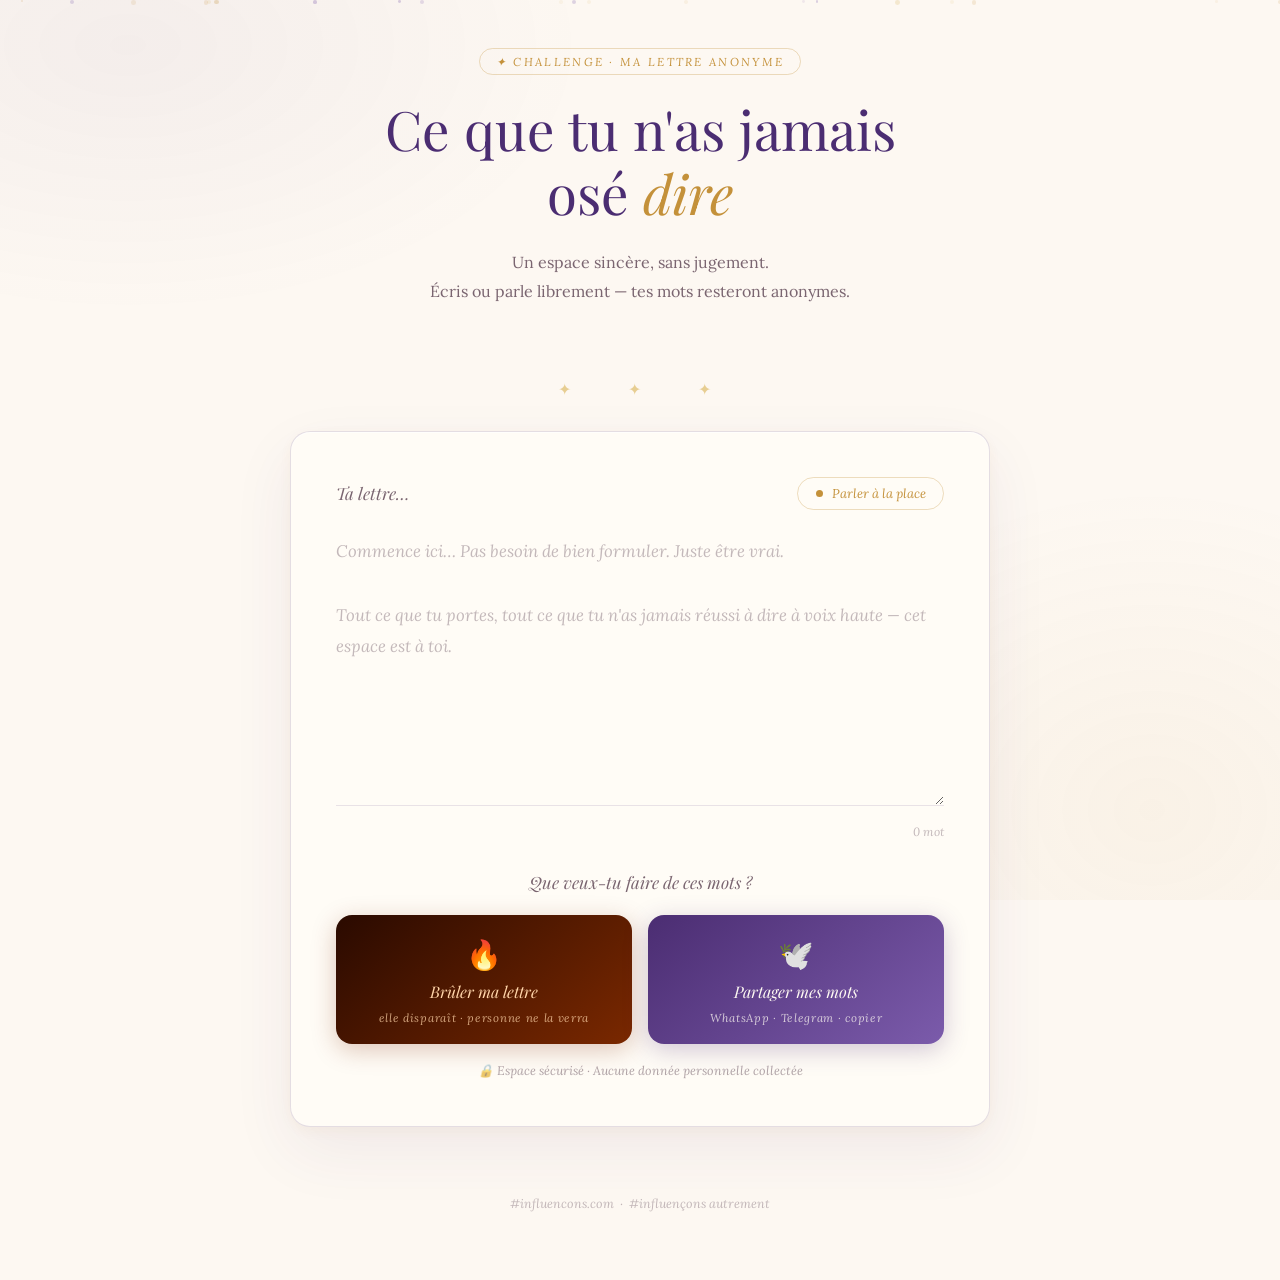
<file: index.html>
<!DOCTYPE html>
<html lang="fr">
<head>
  <meta charset="UTF-8">
  <meta name="viewport" content="width=device-width, initial-scale=1.0">
  <title>Ma Lettre Anonyme — Influencons</title>
  <link rel="preconnect" href="https://fonts.googleapis.com">
  <link href="https://fonts.googleapis.com/css2?family=Playfair+Display:ital,wght@0,400;0,600;1,400&family=Lora:ital,wght@0,400;0,500;1,400&display=swap" rel="stylesheet">
  <style>
    *, *::before, *::after { box-sizing: border-box; margin: 0; padding: 0; }

    :root {
      --cream: #FDF8F2;
      --ink: #1E1010;
      --purple: #4B2D72;
      --purple-light: #7B5BAB;
      --gold: #C4913A;
      --gold-light: #E2C37A;
      --gold-pale: rgba(196,145,58,0.10);
      --paper: #FFFCF6;
      --border: rgba(75,45,114,0.15);
      --muted: #7A6570;
    }

    body {
      font-family: 'Lora', Georgia, serif;
      background: var(--cream);
      color: var(--ink);
      min-height: 100vh;
      display: flex;
      flex-direction: column;
      align-items: center;
      padding: 3rem 1.5rem 4rem;
      position: relative;
      overflow-x: hidden;
    }

    body::before {
      content: '';
      position: fixed;
      inset: 0;
      background:
        radial-gradient(ellipse 60% 50% at 10% 5%, rgba(75,45,114,0.05) 0%, transparent 60%),
        radial-gradient(ellipse 50% 60% at 90% 90%, rgba(196,145,58,0.06) 0%, transparent 60%);
      pointer-events: none;
      z-index: 0;
    }

    /* Particles */
    .particles { position: fixed; inset: 0; pointer-events: none; z-index: 0; overflow: hidden; }
    .particle {
      position: absolute;
      border-radius: 50%;
      animation: drift linear infinite;
    }
    @keyframes drift {
      0%   { transform: translateY(100vh) scale(0); opacity: 0; }
      5%   { opacity: 0.3; }
      95%  { opacity: 0.08; }
      100% { transform: translateY(-10vh) scale(1); opacity: 0; }
    }

    /* Logo */
    .logo-wrap { position: relative; z-index: 1; margin-bottom: 3rem; text-align: center; }
    .logo-img { height: 110px; width: auto; filter: drop-shadow(0 4px 12px rgba(75,45,114,0.15)); }

    /* Header */
    .header {
      position: relative; z-index: 1;
      text-align: center; max-width: 620px; margin-bottom: 2.5rem;
      animation: fadeSlide 0.8s ease both;
    }
    @keyframes fadeSlide {
      from { opacity: 0; transform: translateY(18px); }
      to   { opacity: 1; transform: translateY(0); }
    }
    .challenge-badge {
      display: inline-block;
      font-size: 0.72rem; letter-spacing: 0.2em; text-transform: uppercase;
      color: var(--gold);
      border: 1px solid rgba(196,145,58,0.3);
      border-radius: 100px; padding: 0.3rem 1rem; margin-bottom: 1.4rem;
      font-style: italic;
    }
    h1 {
      font-family: 'Playfair Display', serif;
      font-size: clamp(2rem, 5.5vw, 3.4rem);
      font-weight: 400; line-height: 1.18;
      color: var(--purple); margin-bottom: 1.4rem;
    }
    h1 em { font-style: italic; color: var(--gold); }
    .subtitle {
      font-size: 1rem; line-height: 1.85;
      color: var(--muted); max-width: 480px; margin: 0 auto;
    }

    /* Ornament */
    .ornament {
      position: relative; z-index: 1;
      text-align: center; color: var(--gold-light);
      font-size: 1rem; letter-spacing: 0.7em;
      margin: 2rem 0; opacity: 0.8;
    }

    /* Card */
    .card {
      position: relative; z-index: 1;
      background: var(--paper);
      border: 1px solid var(--border);
      border-radius: 20px; padding: 2.8rem;
      width: 100%; max-width: 700px;
      box-shadow: 0 24px 64px rgba(75,45,114,0.07), 0 4px 16px rgba(196,145,58,0.06), inset 0 1px 0 rgba(255,255,255,0.7);
      animation: fadeSlide 0.8s 0.2s ease both;
    }

    .card-top {
      display: flex; align-items: center;
      justify-content: space-between;
      margin-bottom: 1.6rem; flex-wrap: wrap; gap: 0.75rem;
    }
    .card-label {
      font-family: 'Playfair Display', serif;
      font-style: italic; font-size: 1.05rem; color: var(--muted);
    }

    /* Voice button */
    .voice-btn {
      display: flex; align-items: center; gap: 0.55rem;
      background: none; border: 1px solid rgba(196,145,58,0.3);
      border-radius: 100px; padding: 0.45rem 1.1rem;
      font-family: 'Lora', serif; font-size: 0.8rem;
      font-style: italic; color: var(--gold); cursor: pointer;
      transition: all 0.25s ease;
    }
    .voice-btn:hover { background: var(--gold-pale); border-color: var(--gold); }
    .voice-btn.on {
      background: var(--gold-pale); border-color: var(--gold);
      animation: ripple 1.8s ease infinite;
    }
    @keyframes ripple {
      0%,100% { box-shadow: 0 0 0 0 rgba(196,145,58,0.25); }
      50%      { box-shadow: 0 0 0 5px rgba(196,145,58,0.05); }
    }
    .voice-dot { width: 7px; height: 7px; border-radius: 50%; background: var(--gold); }
    .voice-btn.on .voice-dot { animation: blink 1s ease infinite; }
    @keyframes blink {
      0%,100% { transform: scale(1); opacity: 1; }
      50%      { transform: scale(1.6); opacity: 0.4; }
    }

    /* Textarea */
    textarea {
      width: 100%; min-height: 270px;
      font-family: 'Lora', serif; font-size: 1.05rem;
      line-height: 1.95; color: var(--ink);
      background: transparent; border: none; outline: none;
      resize: vertical;
      border-bottom: 1px solid rgba(75,45,114,0.12);
      padding-bottom: 1rem; transition: border-color 0.3s;
    }
    textarea:focus { border-bottom-color: var(--purple-light); }
    textarea::placeholder { color: rgba(122,101,112,0.45); font-style: italic; line-height: 1.9; }

    .word-count { font-size: 0.75rem; color: rgba(122,101,112,0.45); font-style: italic; margin-top: 0.9rem; text-align: right; }

    /* Choice section */
    .choice-section { margin-top: 2rem; }
    .choice-label {
      text-align: center; font-family: 'Playfair Display', serif;
      font-style: italic; font-size: 1.05rem;
      color: var(--muted); margin-bottom: 1.4rem; display: block;
    }
    .choice-btns {
      display: grid; grid-template-columns: 1fr 1fr; gap: 1rem;
    }
    @media (max-width: 460px) { .choice-btns { grid-template-columns: 1fr; } }

    .choice-btn {
      border: none; border-radius: 16px; padding: 1.1rem 1rem;
      font-family: 'Playfair Display', serif;
      font-size: 1rem; font-style: italic;
      cursor: pointer; transition: all 0.3s ease;
      position: relative; overflow: hidden;
      display: flex; flex-direction: column;
      align-items: center; gap: 0.45rem; line-height: 1.4;
    }
    .choice-btn:disabled { opacity: 0.55; cursor: not-allowed; }
    .choice-btn .btn-emoji { font-size: 1.8rem; font-style: normal; }
    .choice-btn .btn-sub {
      font-size: 0.72rem; letter-spacing: 0.06em;
      font-family: 'Lora', serif; opacity: 0.75;
    }

    .btn-burn {
      background: linear-gradient(140deg, #2a0a00 0%, #7a2800 100%);
      color: #ffd4a8;
      box-shadow: 0 6px 24px rgba(122,40,0,0.25);
    }
    .btn-burn:hover:not(:disabled) {
      transform: translateY(-2px);
      box-shadow: 0 12px 32px rgba(200,70,0,0.35);
    }
    .btn-share {
      background: linear-gradient(140deg, #4B2D72 0%, #7B5BAB 100%);
      color: #FDF8F2;
      box-shadow: 0 6px 24px rgba(75,45,114,0.25);
    }
    .btn-share:hover:not(:disabled) {
      transform: translateY(-2px);
      box-shadow: 0 12px 32px rgba(75,45,114,0.35);
    }

    /* Share panel */
    .share-panel {
      margin-top: 1.2rem; padding: 1.2rem 1.5rem;
      background: rgba(75,45,114,0.04);
      border: 1px solid var(--border);
      border-radius: 14px;
      display: none; gap: 0.75rem;
      flex-wrap: wrap; justify-content: center;
    }
    .share-panel.open { display: flex; }
    .share-link {
      display: inline-flex; align-items: center; gap: 0.4rem;
      padding: 0.5rem 1.1rem; border-radius: 100px;
      font-family: 'Lora', serif; font-size: 0.82rem;
      font-style: italic; cursor: pointer; text-decoration: none;
      border: 1px solid var(--border); color: var(--ink);
      background: var(--paper); transition: all 0.2s;
    }
    .share-link:hover { border-color: var(--purple-light); color: var(--purple); background: rgba(75,45,114,0.05); }

    /* Send button (kept for compat but hidden) */
    .send-btn { display: none; }

    /* Burn overlay */
    .burn-overlay {
      position: fixed; inset: 0;
      background: rgba(6, 2, 0, 0.92);
      backdrop-filter: blur(8px); -webkit-backdrop-filter: blur(8px);
      display: flex; align-items: center; justify-content: center;
      z-index: 300; padding: 1.5rem;
      opacity: 0; visibility: hidden;
      transition: opacity 0.5s ease, visibility 0.5s ease;
    }
    .burn-overlay.show { opacity: 1; visibility: visible; }
    .burn-box {
      text-align: center; max-width: 440px; width: 100%;
      display: flex; flex-direction: column; align-items: center;
    }

    /* Message burn */
    .burn-after {
      opacity: 0; transition: opacity 1.2s ease;
      text-align: center;
    }
    .burn-after.visible { opacity: 1; }
    .burn-ember {
      font-size: 2.2rem; margin-bottom: 1rem; display: block;
      animation: emberFloat 3s ease-in-out infinite;
    }
    @keyframes emberFloat {
      0%,100% { transform: translateY(0); }
      50% { transform: translateY(-6px); }
    }
    .burn-msg {
      font-family: 'Playfair Display', serif;
      font-size: 1.3rem; font-style: italic;
      color: #ffd4a8; line-height: 1.5; margin-bottom: 1rem;
    }
    .burn-sub {
      font-family: 'Lora', serif; font-size: 0.92rem;
      color: rgba(255,210,160,0.7); font-style: italic;
      line-height: 1.85; margin-bottom: 2rem;
      max-width: 340px;
    }
    .burn-close {
      background: none; border: 1.5px solid rgba(255,180,80,0.45);
      border-radius: 100px; padding: 0.65rem 2.4rem;
      font-family: 'Lora', serif; font-size: 0.9rem;
      font-style: italic; color: #ffd4a8; cursor: pointer;
      transition: all 0.3s ease;
    }
    .burn-close:hover { background: rgba(255,140,40,0.12); border-color: #ffd4a8; }
      display: inline-block; width: 16px; height: 16px;
      border: 2px solid rgba(253,248,242,0.35);
      border-top-color: #FDF8F2; border-radius: 50%;
      animation: spin 0.75s linear infinite;
      vertical-align: middle; margin-right: 0.5rem;
    }
    @keyframes spin { to { transform: rotate(360deg); } }

    .anon-note {
      margin-top: 1.1rem; font-size: 0.78rem;
      color: rgba(122,101,112,0.6); font-style: italic;
      text-align: center; line-height: 1.6;
    }

    /* Response overlay */
    .overlay {
      position: fixed; inset: 0;
      background: rgba(20, 8, 30, 0.62);
      backdrop-filter: blur(6px); -webkit-backdrop-filter: blur(6px);
      display: flex; align-items: center; justify-content: center;
      z-index: 200; padding: 1.5rem;
      opacity: 0; visibility: hidden;
      transition: opacity 0.4s ease, visibility 0.4s ease;
    }
    .overlay.show { opacity: 1; visibility: visible; }
    .response-box {
      background: var(--paper); border-radius: 22px;
      padding: 3rem 2.5rem; max-width: 520px; width: 100%;
      text-align: center;
      transform: translateY(24px) scale(0.97);
      transition: transform 0.4s cubic-bezier(.34,1.56,.64,1);
      border: 1px solid var(--border);
      max-height: 88vh; overflow-y: auto;
      box-shadow: 0 40px 80px rgba(20,8,30,0.22);
    }
    .overlay.show .response-box { transform: translateY(0) scale(1); }

    .resp-flame { font-size: 2.8rem; margin-bottom: 1.2rem; display: block; }
    .resp-title {
      font-family: 'Playfair Display', serif;
      font-size: 1.5rem; font-style: italic;
      color: var(--purple); margin-bottom: 1.5rem; line-height: 1.3;
    }
    .resp-divider {
      width: 60px; height: 2px;
      background: linear-gradient(90deg, var(--gold), var(--purple-light));
      border-radius: 2px; margin: 0 auto 1.5rem;
    }
    .resp-msg {
      font-size: 1rem; line-height: 1.9;
      color: var(--muted); margin-bottom: 2rem;
    }
    .resp-verse {
      font-family: 'Playfair Display', serif;
      font-style: italic; font-size: 0.95rem;
      color: var(--purple-light);
      border-left: 3px solid var(--gold);
      padding: 0.5rem 0 0.5rem 1.2rem;
      text-align: left; margin-bottom: 0.5rem;
      line-height: 1.7;
    }
    .resp-ref {
      font-size: 0.82rem; color: var(--gold);
      font-style: italic; text-align: left;
      padding-left: 1.2rem; display: block; margin-bottom: 2rem;
    }
    .resp-close {
      background: none;
      border: 1.5px solid var(--purple);
      border-radius: 100px; padding: 0.65rem 2.2rem;
      font-family: 'Lora', serif; font-size: 0.9rem;
      font-style: italic; color: var(--purple); cursor: pointer;
      transition: all 0.3s ease;
    }
    .resp-close:hover { background: var(--purple); color: var(--paper); }

    /* Footer */
    footer {
      position: relative; z-index: 1;
      margin-top: 4rem; text-align: center;
      font-size: 0.78rem; color: rgba(122,101,112,0.45);
      font-style: italic; line-height: 2;
    }

    @media (max-width: 580px) {
      body { padding: 2rem 1rem 3rem; }
      .card { padding: 1.8rem 1.5rem; }
      .response-box { padding: 2.2rem 1.5rem; }
      h1 { font-size: 2rem; }
      .logo-img { height: 85px; }
    }
  </style>
</head>
<body>

  <div class="particles" id="particles"></div>



  <!-- En-tête -->
  <div class="header">
    <div class="challenge-badge">✦ Challenge · Ma Lettre Anonyme</div>
    <h1>Ce que tu n'as jamais<br>osé <em>dire</em></h1>
    <p class="subtitle">
      Un espace sincère, sans jugement.<br>
      Écris ou parle librement — tes mots resteront anonymes.
    </p>
  </div>

  <div class="ornament">✦ &nbsp; ✦ &nbsp; ✦</div>

  <!-- Zone d'écriture -->
  <div class="card">
    <div class="card-top">
      <span class="card-label">Ta lettre…</span>
      <button class="voice-btn" id="voiceBtn" onclick="toggleVoice()">
        <span class="voice-dot"></span>
        <span id="voiceTxt">Parler à la place</span>
      </button>
    </div>

    <textarea
      id="letter"
      placeholder="Commence ici… Pas besoin de bien formuler. Juste être vrai.&#10;&#10;Tout ce que tu portes, tout ce que tu n'as jamais réussi à dire à voix haute — cet espace est à toi."
      oninput="updateCount()"
    ></textarea>

    <div class="word-count" id="wc">0 mot</div>

    <div class="choice-section">
      <span class="choice-label">Que veux-tu faire de ces mots&nbsp;?</span>
      <div class="choice-btns">
        <button class="choice-btn btn-burn" id="burnBtn" onclick="burnLetter()">
          <span class="btn-emoji">🔥</span>
          Brûler ma lettre
          <span class="btn-sub">elle disparaît · personne ne la verra</span>
        </button>
        <button class="choice-btn btn-share" id="shareBtn" onclick="toggleShare()">
          <span class="btn-emoji">🕊️</span>
          Partager mes mots
          <span class="btn-sub">WhatsApp · Telegram · copier</span>
        </button>
      </div>

      <div class="share-panel" id="sharePanel">
        <a class="share-link" id="waLink" href="#" target="_blank">💬 WhatsApp</a>
        <a class="share-link" id="tgLink" href="#" target="_blank">✈️ Telegram</a>
        <a class="share-link" id="mailLink" href="#">✉️ Email</a>
        <a class="share-link" id="copyLink" href="#" onclick="copyText(event)">📋 Copier</a>
      </div>
    </div>

    <p class="anon-note">
      🔒 Espace sécurisé · Aucune donnée personnelle collectée
    </p>
    <button class="send-btn" id="sendBtn"></button>
  </div>

  <footer>
    #influencons.com &nbsp;·&nbsp; #influençons autrement
  </footer>

  <!-- Burn overlay -->
  <div class="burn-overlay" id="burnOverlay">
    <div class="burn-box">
      <div class="burn-after" id="burnAfter">
        <span class="burn-ember">🕯️</span>
        <div class="burn-msg">Tu as bien fait de laisser partir ces mots.</div>
        <div class="burn-sub">
          Ce geste de lâcher-prise demande du courage.<br>
          Nous espérons qu'il t'apporte un peu de légèreté,<br>
          et que cette libération soit le début<br>d'une paix que tu mérites profondément.
        </div>
        <button class="burn-close" onclick="closeBurn()">Continuer</button>
      </div>
    </div>
  </div>

  <!-- Share overlay (existing) -->
  <div class="overlay" id="overlay">
    <div class="response-box">
      <span class="resp-flame">🕊️</span>
      <div class="resp-title">Ta lettre a été reçue</div>
      <div class="resp-divider"></div>
      <p class="resp-msg">
        Merci de nous avoir fait confiance avec ce que tu portes.<br>
        Le simple fait de mettre des mots sur ce que tu ressens est déjà un acte de courage — et le premier pas vers la guérison.
      </p>
      <div class="resp-verse">
        "Venez à moi, vous tous qui êtes fatigués et chargés, et je vous donnerai du repos."
      </div>
      <span class="resp-ref">— Matthieu 11 : 28</span>
      <br>
      <button class="resp-close" onclick="closeOverlay()">Fermer</button>
    </div>
  </div>

  <script>
    /* ── Particules ── */
    const pc = document.getElementById('particles');
    const colors = ['#C4913A','#7B5BAB','#E2C37A'];
    for (let i = 0; i < 20; i++) {
      const p = document.createElement('div');
      p.className = 'particle';
      const s = 2 + Math.random() * 3;
      p.style.cssText = [
        'width:' + s + 'px',
        'height:' + s + 'px',
        'left:' + (Math.random() * 100) + '%',
        'background:' + colors[Math.floor(Math.random()*colors.length)],
        'animation-duration:' + (10 + Math.random() * 14) + 's',
        'animation-delay:' + (Math.random() * 18) + 's',
        'opacity:' + (0.1 + Math.random() * 0.2)
      ].join(';');
      pc.appendChild(p);
    }

    /* ── Compteur ── */
    function updateCount() {
      const t = document.getElementById('letter').value.trim();
      const n = t ? t.split(/\s+/).length : 0;
      document.getElementById('wc').textContent = n + (n <= 1 ? ' mot' : ' mots');
    }

    /* ── Voix ── */
    let rec = null, recording = false;
    const SR = window.SpeechRecognition || window.webkitSpeechRecognition;
    if (SR) {
      rec = new SR();
      rec.lang = 'fr-FR';
      rec.continuous = true;
      rec.interimResults = true;
      let final = '';
      rec.onresult = e => {
        let interim = '';
        for (let i = e.resultIndex; i < e.results.length; i++) {
          e.results[i].isFinal ? (final += e.results[i][0].transcript + ' ')
                               : (interim += e.results[i][0].transcript);
        }
        document.getElementById('letter').value = final + interim;
        updateCount();
      };
      rec.onerror = stopVoice;
      rec.onend = () => { if (recording) rec.start(); };
    }

    function toggleVoice() {
      if (!rec) { alert('Ton navigateur ne supporte pas la reconnaissance vocale.\nEssaie Chrome ou Edge.'); return; }
      recording ? stopVoice() : startVoice();
    }
    function startVoice() {
      recording = true; rec.start();
      document.getElementById('voiceBtn').classList.add('on');
      document.getElementById('voiceTxt').textContent = 'Arrêter';
    }
    function stopVoice() {
      recording = false; if (rec) rec.stop();
      document.getElementById('voiceBtn').classList.remove('on');
      document.getElementById('voiceTxt').textContent = 'Parler à la place';
    }

    /* ── Validation commune ── */
    function getLetterText() {
      const txt = document.getElementById('letter').value.trim();
      if (!txt) { document.getElementById('letter').focus(); return null; }
      if (recording) stopVoice();
      return txt;
    }

    /* ── 🔥 BRÛLER ── */
    function burnLetter() {
      const txt = getLetterText();
      if (!txt) return;
      document.getElementById('burnOverlay').classList.add('show');
      setTimeout(() => document.getElementById('burnAfter').classList.add('visible'), 80);
      if (navigator.vibrate) navigator.vibrate([60, 30, 80]);
    }

    function closeBurn() {
      document.getElementById('burnOverlay').classList.remove('show');
      document.getElementById('burnAfter').classList.remove('visible');
      document.getElementById('letter').value = '';
      updateCount();
      document.getElementById('sharePanel').classList.remove('open');
    }

    /* ── 🕊️ PARTAGER ── */
    function toggleShare() {
      const txt = getLetterText();
      if (!txt) return;
      const panel = document.getElementById('sharePanel');
      const enc = encodeURIComponent(txt);

      document.getElementById('waLink').href = 'https://wa.me/?text=' + enc;
      document.getElementById('tgLink').href = 'https://t.me/share/url?url=&text=' + enc;
      document.getElementById('mailLink').href = 'mailto:?subject=Ma%20lettre&body=' + enc;

      panel.classList.toggle('open');
    }

    function copyText(e) {
      e.preventDefault();
      const txt = document.getElementById('letter').value.trim();
      navigator.clipboard.writeText(txt).then(() => {
        const link = document.getElementById('copyLink');
        link.textContent = '✅ Copié !';
        setTimeout(() => { link.textContent = '📋 Copier'; }, 2000);
      });
    }

    /* ── Overlay confirmation (kept for share path) ── */
    function closeOverlay() {
      document.getElementById('overlay').classList.remove('show');
      document.getElementById('letter').value = '';
      updateCount();
    }
  </script>
</body>
</html>
</file>
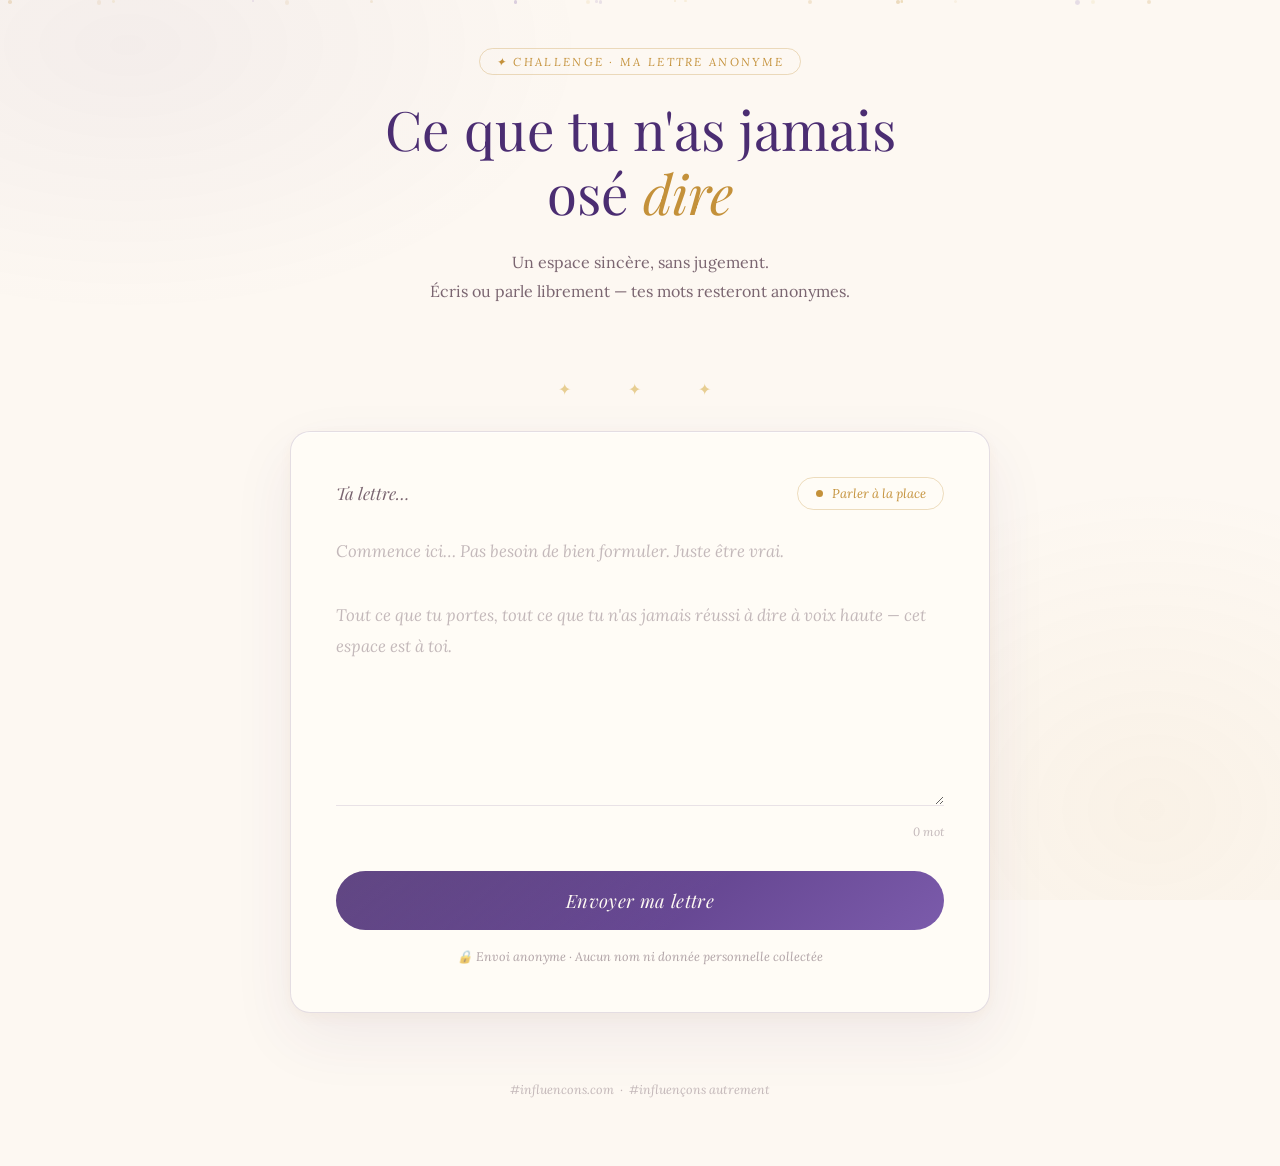
<file: ma-lettre-anonyme.html>
<!DOCTYPE html>
<html lang="fr">
<head>
  <meta charset="UTF-8">
  <meta name="viewport" content="width=device-width, initial-scale=1.0">
  <title>Ma Lettre Anonyme — Influencons</title>
  <link rel="preconnect" href="https://fonts.googleapis.com">
  <link href="https://fonts.googleapis.com/css2?family=Playfair+Display:ital,wght@0,400;0,600;1,400&family=Lora:ital,wght@0,400;0,500;1,400&display=swap" rel="stylesheet">
  <style>
    *, *::before, *::after { box-sizing: border-box; margin: 0; padding: 0; }

    :root {
      --cream: #FDF8F2;
      --ink: #1E1010;
      --purple: #4B2D72;
      --purple-light: #7B5BAB;
      --gold: #C4913A;
      --gold-light: #E2C37A;
      --gold-pale: rgba(196,145,58,0.10);
      --paper: #FFFCF6;
      --border: rgba(75,45,114,0.15);
      --muted: #7A6570;
    }

    body {
      font-family: 'Lora', Georgia, serif;
      background: var(--cream);
      color: var(--ink);
      min-height: 100vh;
      display: flex;
      flex-direction: column;
      align-items: center;
      padding: 3rem 1.5rem 4rem;
      position: relative;
      overflow-x: hidden;
    }

    body::before {
      content: '';
      position: fixed;
      inset: 0;
      background:
        radial-gradient(ellipse 60% 50% at 10% 5%, rgba(75,45,114,0.05) 0%, transparent 60%),
        radial-gradient(ellipse 50% 60% at 90% 90%, rgba(196,145,58,0.06) 0%, transparent 60%);
      pointer-events: none;
      z-index: 0;
    }

    /* Particles */
    .particles { position: fixed; inset: 0; pointer-events: none; z-index: 0; overflow: hidden; }
    .particle {
      position: absolute;
      border-radius: 50%;
      animation: drift linear infinite;
    }
    @keyframes drift {
      0%   { transform: translateY(100vh) scale(0); opacity: 0; }
      5%   { opacity: 0.3; }
      95%  { opacity: 0.08; }
      100% { transform: translateY(-10vh) scale(1); opacity: 0; }
    }

    /* Logo */
    .logo-wrap { position: relative; z-index: 1; margin-bottom: 3rem; text-align: center; }
    .logo-img { height: 110px; width: auto; filter: drop-shadow(0 4px 12px rgba(75,45,114,0.15)); }

    /* Header */
    .header {
      position: relative; z-index: 1;
      text-align: center; max-width: 620px; margin-bottom: 2.5rem;
      animation: fadeSlide 0.8s ease both;
    }
    @keyframes fadeSlide {
      from { opacity: 0; transform: translateY(18px); }
      to   { opacity: 1; transform: translateY(0); }
    }
    .challenge-badge {
      display: inline-block;
      font-size: 0.72rem; letter-spacing: 0.2em; text-transform: uppercase;
      color: var(--gold);
      border: 1px solid rgba(196,145,58,0.3);
      border-radius: 100px; padding: 0.3rem 1rem; margin-bottom: 1.4rem;
      font-style: italic;
    }
    h1 {
      font-family: 'Playfair Display', serif;
      font-size: clamp(2rem, 5.5vw, 3.4rem);
      font-weight: 400; line-height: 1.18;
      color: var(--purple); margin-bottom: 1.4rem;
    }
    h1 em { font-style: italic; color: var(--gold); }
    .subtitle {
      font-size: 1rem; line-height: 1.85;
      color: var(--muted); max-width: 480px; margin: 0 auto;
    }

    /* Ornament */
    .ornament {
      position: relative; z-index: 1;
      text-align: center; color: var(--gold-light);
      font-size: 1rem; letter-spacing: 0.7em;
      margin: 2rem 0; opacity: 0.8;
    }

    /* Card */
    .card {
      position: relative; z-index: 1;
      background: var(--paper);
      border: 1px solid var(--border);
      border-radius: 20px; padding: 2.8rem;
      width: 100%; max-width: 700px;
      box-shadow: 0 24px 64px rgba(75,45,114,0.07), 0 4px 16px rgba(196,145,58,0.06), inset 0 1px 0 rgba(255,255,255,0.7);
      animation: fadeSlide 0.8s 0.2s ease both;
    }

    .card-top {
      display: flex; align-items: center;
      justify-content: space-between;
      margin-bottom: 1.6rem; flex-wrap: wrap; gap: 0.75rem;
    }
    .card-label {
      font-family: 'Playfair Display', serif;
      font-style: italic; font-size: 1.05rem; color: var(--muted);
    }

    /* Voice button */
    .voice-btn {
      display: flex; align-items: center; gap: 0.55rem;
      background: none; border: 1px solid rgba(196,145,58,0.3);
      border-radius: 100px; padding: 0.45rem 1.1rem;
      font-family: 'Lora', serif; font-size: 0.8rem;
      font-style: italic; color: var(--gold); cursor: pointer;
      transition: all 0.25s ease;
    }
    .voice-btn:hover { background: var(--gold-pale); border-color: var(--gold); }
    .voice-btn.on {
      background: var(--gold-pale); border-color: var(--gold);
      animation: ripple 1.8s ease infinite;
    }
    @keyframes ripple {
      0%,100% { box-shadow: 0 0 0 0 rgba(196,145,58,0.25); }
      50%      { box-shadow: 0 0 0 5px rgba(196,145,58,0.05); }
    }
    .voice-dot { width: 7px; height: 7px; border-radius: 50%; background: var(--gold); }
    .voice-btn.on .voice-dot { animation: blink 1s ease infinite; }
    @keyframes blink {
      0%,100% { transform: scale(1); opacity: 1; }
      50%      { transform: scale(1.6); opacity: 0.4; }
    }

    /* Textarea */
    textarea {
      width: 100%; min-height: 270px;
      font-family: 'Lora', serif; font-size: 1.05rem;
      line-height: 1.95; color: var(--ink);
      background: transparent; border: none; outline: none;
      resize: vertical;
      border-bottom: 1px solid rgba(75,45,114,0.12);
      padding-bottom: 1rem; transition: border-color 0.3s;
    }
    textarea:focus { border-bottom-color: var(--purple-light); }
    textarea::placeholder { color: rgba(122,101,112,0.45); font-style: italic; line-height: 1.9; }

    .word-count { font-size: 0.75rem; color: rgba(122,101,112,0.45); font-style: italic; margin-top: 0.9rem; text-align: right; }

    /* Send button */
    .send-btn {
      width: 100%; margin-top: 2rem;
      padding: 1.05rem 2rem;
      background: linear-gradient(140deg, #4B2D72 0%, #7B5BAB 100%);
      border: none; border-radius: 100px;
      font-family: 'Playfair Display', serif;
      font-size: 1.15rem; font-style: italic;
      color: #FDF8F2; cursor: pointer;
      letter-spacing: 0.02em; transition: all 0.3s ease;
      position: relative; overflow: hidden;
    }
    .send-btn::after {
      content: '';
      position: absolute; inset: 0;
      background: linear-gradient(140deg, rgba(255,255,255,0.12) 0%, transparent 60%);
      border-radius: inherit;
    }
    .send-btn:hover:not(:disabled) {
      transform: translateY(-2px);
      box-shadow: 0 10px 30px rgba(75,45,114,0.35);
    }
    .send-btn:active:not(:disabled) { transform: translateY(0); }
    .send-btn:disabled { opacity: 0.55; cursor: not-allowed; }

    .spin {
      display: inline-block; width: 16px; height: 16px;
      border: 2px solid rgba(253,248,242,0.35);
      border-top-color: #FDF8F2; border-radius: 50%;
      animation: spin 0.75s linear infinite;
      vertical-align: middle; margin-right: 0.5rem;
    }
    @keyframes spin { to { transform: rotate(360deg); } }

    .anon-note {
      margin-top: 1.1rem; font-size: 0.78rem;
      color: rgba(122,101,112,0.6); font-style: italic;
      text-align: center; line-height: 1.6;
    }

    /* Response overlay */
    .overlay {
      position: fixed; inset: 0;
      background: rgba(20, 8, 30, 0.62);
      backdrop-filter: blur(6px); -webkit-backdrop-filter: blur(6px);
      display: flex; align-items: center; justify-content: center;
      z-index: 200; padding: 1.5rem;
      opacity: 0; visibility: hidden;
      transition: opacity 0.4s ease, visibility 0.4s ease;
    }
    .overlay.show { opacity: 1; visibility: visible; }
    .response-box {
      background: var(--paper); border-radius: 22px;
      padding: 3rem 2.5rem; max-width: 520px; width: 100%;
      text-align: center;
      transform: translateY(24px) scale(0.97);
      transition: transform 0.4s cubic-bezier(.34,1.56,.64,1);
      border: 1px solid var(--border);
      max-height: 88vh; overflow-y: auto;
      box-shadow: 0 40px 80px rgba(20,8,30,0.22);
    }
    .overlay.show .response-box { transform: translateY(0) scale(1); }

    .resp-flame { font-size: 2.8rem; margin-bottom: 1.2rem; display: block; }
    .resp-title {
      font-family: 'Playfair Display', serif;
      font-size: 1.5rem; font-style: italic;
      color: var(--purple); margin-bottom: 1.5rem; line-height: 1.3;
    }
    .resp-divider {
      width: 60px; height: 2px;
      background: linear-gradient(90deg, var(--gold), var(--purple-light));
      border-radius: 2px; margin: 0 auto 1.5rem;
    }
    .resp-msg {
      font-size: 1rem; line-height: 1.9;
      color: var(--muted); margin-bottom: 2rem;
    }
    .resp-verse {
      font-family: 'Playfair Display', serif;
      font-style: italic; font-size: 0.95rem;
      color: var(--purple-light);
      border-left: 3px solid var(--gold);
      padding: 0.5rem 0 0.5rem 1.2rem;
      text-align: left; margin-bottom: 0.5rem;
      line-height: 1.7;
    }
    .resp-ref {
      font-size: 0.82rem; color: var(--gold);
      font-style: italic; text-align: left;
      padding-left: 1.2rem; display: block; margin-bottom: 2rem;
    }
    .resp-close {
      background: none;
      border: 1.5px solid var(--purple);
      border-radius: 100px; padding: 0.65rem 2.2rem;
      font-family: 'Lora', serif; font-size: 0.9rem;
      font-style: italic; color: var(--purple); cursor: pointer;
      transition: all 0.3s ease;
    }
    .resp-close:hover { background: var(--purple); color: var(--paper); }

    /* Footer */
    footer {
      position: relative; z-index: 1;
      margin-top: 4rem; text-align: center;
      font-size: 0.78rem; color: rgba(122,101,112,0.45);
      font-style: italic; line-height: 2;
    }

    @media (max-width: 580px) {
      body { padding: 2rem 1rem 3rem; }
      .card { padding: 1.8rem 1.5rem; }
      .response-box { padding: 2.2rem 1.5rem; }
      h1 { font-size: 2rem; }
      .logo-img { height: 85px; }
    }
  </style>
</head>
<body>

  <div class="particles" id="particles"></div>



  <!-- En-tête -->
  <div class="header">
    <div class="challenge-badge">✦ Challenge · Ma Lettre Anonyme</div>
    <h1>Ce que tu n'as jamais<br>osé <em>dire</em></h1>
    <p class="subtitle">
      Un espace sincère, sans jugement.<br>
      Écris ou parle librement — tes mots resteront anonymes.
    </p>
  </div>

  <div class="ornament">✦ &nbsp; ✦ &nbsp; ✦</div>

  <!-- Zone d'écriture -->
  <div class="card">
    <div class="card-top">
      <span class="card-label">Ta lettre…</span>
      <button class="voice-btn" id="voiceBtn" onclick="toggleVoice()">
        <span class="voice-dot"></span>
        <span id="voiceTxt">Parler à la place</span>
      </button>
    </div>

    <textarea
      id="letter"
      placeholder="Commence ici… Pas besoin de bien formuler. Juste être vrai.&#10;&#10;Tout ce que tu portes, tout ce que tu n'as jamais réussi à dire à voix haute — cet espace est à toi."
      oninput="updateCount()"
    ></textarea>

    <div class="word-count" id="wc">0 mot</div>

    <button class="send-btn" id="sendBtn" onclick="sendLetter()">
      Envoyer ma lettre
    </button>

    <p class="anon-note">
      🔒 Envoi anonyme · Aucun nom ni donnée personnelle collectée
    </p>
  </div>

  <footer>
    #influencons.com &nbsp;·&nbsp; #influençons autrement
  </footer>

  <!-- Overlay de confirmation -->
  <div class="overlay" id="overlay">
    <div class="response-box">
      <span class="resp-flame">🕊️</span>
      <div class="resp-title">Ta lettre a été reçue</div>
      <div class="resp-divider"></div>
      <p class="resp-msg">
        Merci de nous avoir fait confiance avec ce que tu portes.<br>
        Le simple fait de mettre des mots sur ce que tu ressens est déjà un acte de courage — et le premier pas vers la guérison.
      </p>
      <div class="resp-verse">
        "Venez à moi, vous tous qui êtes fatigués et chargés, et je vous donnerai du repos."
      </div>
      <span class="resp-ref">— Matthieu 11 : 28</span>
      <br>
      <button class="resp-close" onclick="closeOverlay()">Fermer</button>
    </div>
  </div>

  <script>
    /* ── Particules ── */
    const pc = document.getElementById('particles');
    const colors = ['#C4913A','#7B5BAB','#E2C37A'];
    for (let i = 0; i < 20; i++) {
      const p = document.createElement('div');
      p.className = 'particle';
      const s = 2 + Math.random() * 3;
      p.style.cssText = [
        'width:' + s + 'px',
        'height:' + s + 'px',
        'left:' + (Math.random() * 100) + '%',
        'background:' + colors[Math.floor(Math.random()*colors.length)],
        'animation-duration:' + (10 + Math.random() * 14) + 's',
        'animation-delay:' + (Math.random() * 18) + 's',
        'opacity:' + (0.1 + Math.random() * 0.2)
      ].join(';');
      pc.appendChild(p);
    }

    /* ── Compteur ── */
    function updateCount() {
      const t = document.getElementById('letter').value.trim();
      const n = t ? t.split(/\s+/).length : 0;
      document.getElementById('wc').textContent = n + (n <= 1 ? ' mot' : ' mots');
    }

    /* ── Voix ── */
    let rec = null, recording = false;
    const SR = window.SpeechRecognition || window.webkitSpeechRecognition;
    if (SR) {
      rec = new SR();
      rec.lang = 'fr-FR';
      rec.continuous = true;
      rec.interimResults = true;
      let final = '';
      rec.onresult = e => {
        let interim = '';
        for (let i = e.resultIndex; i < e.results.length; i++) {
          e.results[i].isFinal ? (final += e.results[i][0].transcript + ' ')
                               : (interim += e.results[i][0].transcript);
        }
        document.getElementById('letter').value = final + interim;
        updateCount();
      };
      rec.onerror = stopVoice;
      rec.onend = () => { if (recording) rec.start(); };
    }

    function toggleVoice() {
      if (!rec) { alert('Ton navigateur ne supporte pas la reconnaissance vocale.\nEssaie Chrome ou Edge.'); return; }
      recording ? stopVoice() : startVoice();
    }
    function startVoice() {
      recording = true; rec.start();
      document.getElementById('voiceBtn').classList.add('on');
      document.getElementById('voiceTxt').textContent = 'Arrêter';
    }
    function stopVoice() {
      recording = false; if (rec) rec.stop();
      document.getElementById('voiceBtn').classList.remove('on');
      document.getElementById('voiceTxt').textContent = 'Parler à la place';
    }

    /* ── Envoi ── */
    function sendLetter() {
      const txt = document.getElementById('letter').value.trim();
      if (!txt) { document.getElementById('letter').focus(); return; }
      if (recording) stopVoice();

      const btn = document.getElementById('sendBtn');
      btn.disabled = true;
      btn.innerHTML = '<span class="spin"></span>Envoi en cours…';

      const mailto = 'mailto:graceevelyne59@gmail.com?subject=Ma%20lettre%20anonyme&body=' + encodeURIComponent(txt);
      window.location.href = mailto;

      setTimeout(() => {
        document.getElementById('overlay').classList.add('show');
        btn.disabled = false;
        btn.innerHTML = 'Envoyer ma lettre';
      }, 800);
    }

    function closeOverlay() {
      document.getElementById('overlay').classList.remove('show');
      document.getElementById('letter').value = '';
      updateCount();
    }
  </script>
</body>
</html>
</file>
